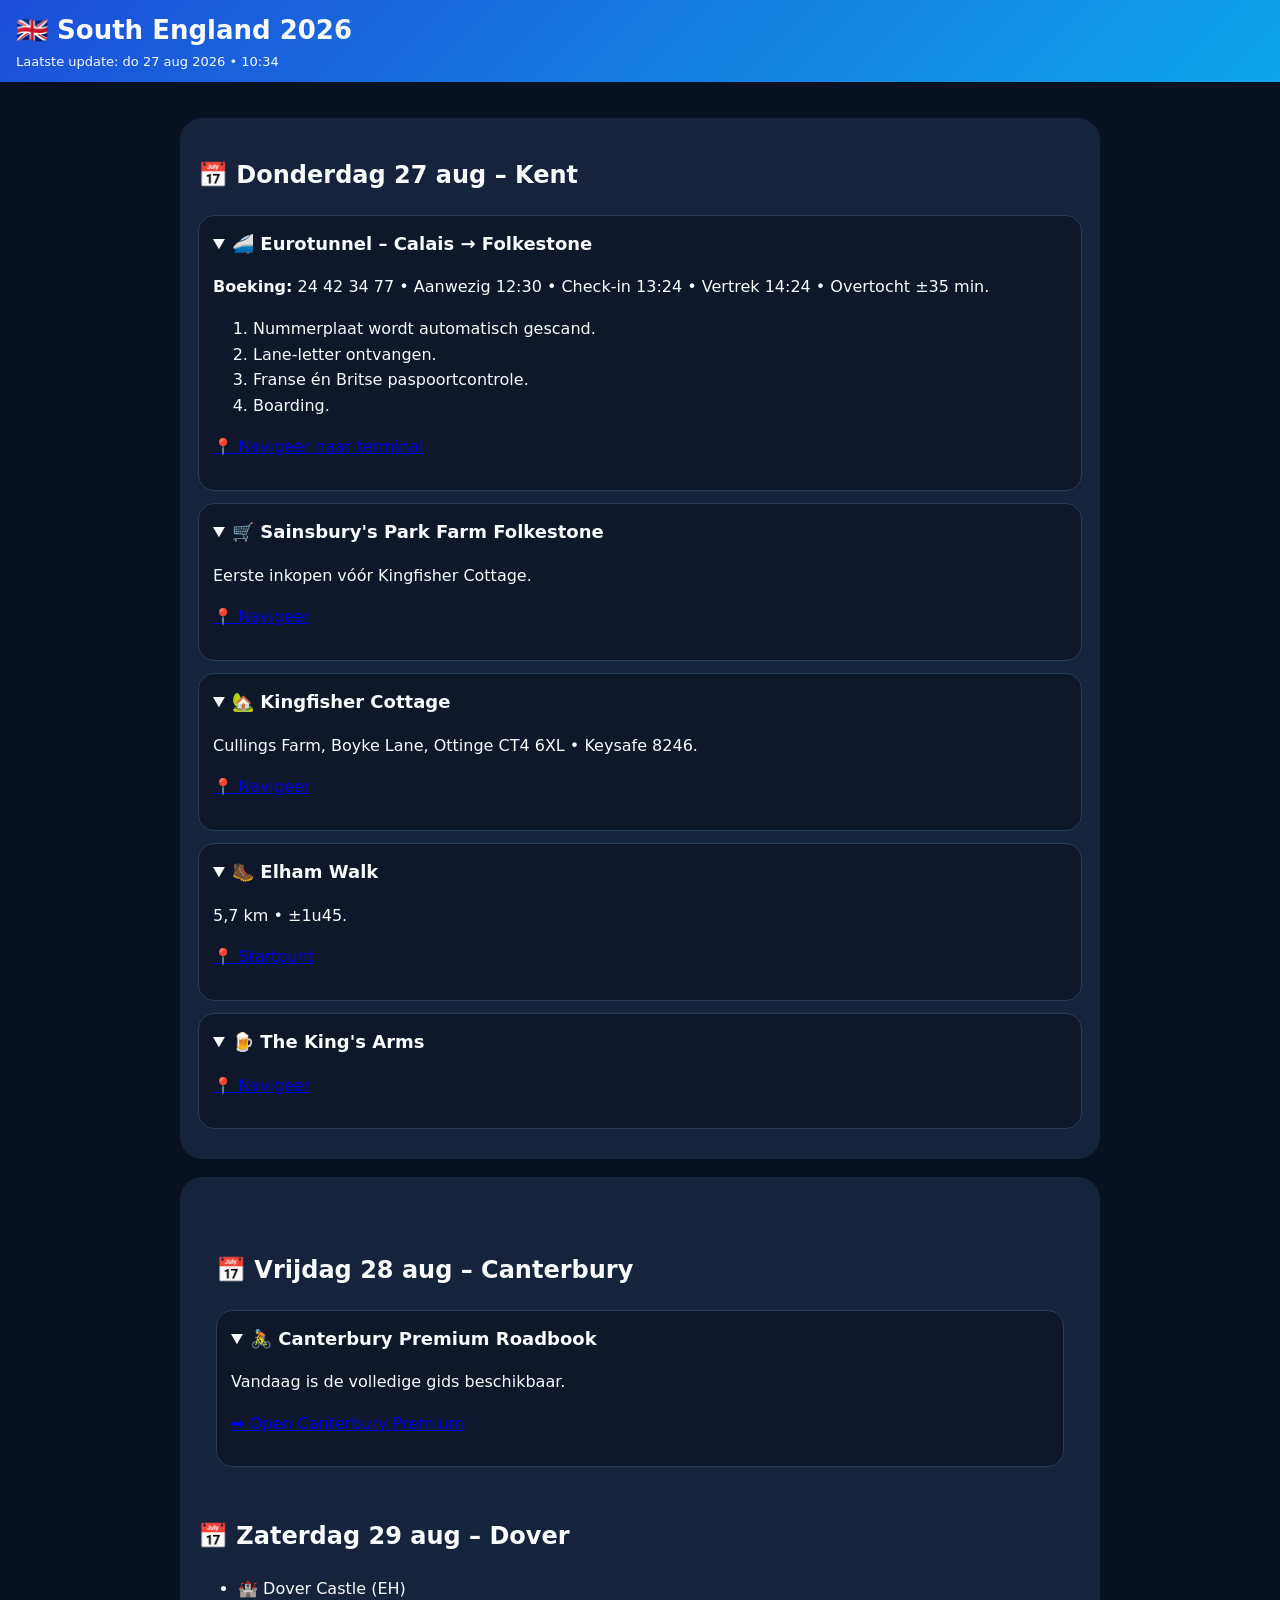
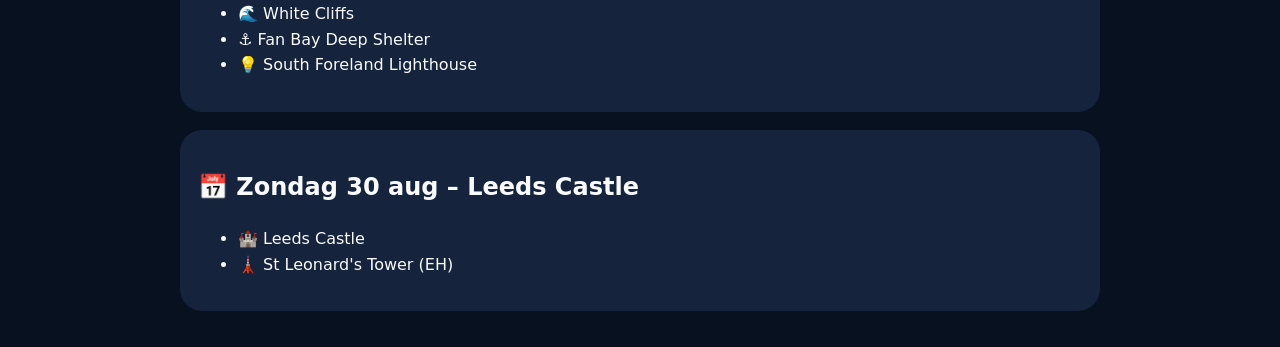
<file: index.html>
<!doctype html><html lang='nl'><head><meta charset='utf-8'><meta name='viewport' content='width=device-width,initial-scale=1'><title>South England 2026</title><link rel='stylesheet' href='assets/style.css'></head><body><header style='padding:10px 16px'><h2 style='margin:0;font-size:26px'>🇬🇧 South England 2026</h2><div style='font-size:13px'>Laatste update: do 27 aug 2026 • 10:34</div></header><main><section class='day'><h2>📅 Donderdag 27 aug – Kent</h2><div class='item'><details open><summary>🚄 Eurotunnel – Calais → Folkestone</summary><p><b>Boeking:</b> 24 42 34 77 • Aanwezig 12:30 • Check-in 13:24 • Vertrek 14:24 • Overtocht ±35 min.</p><ol><li>Nummerplaat wordt automatisch gescand.</li><li>Lane-letter ontvangen.</li><li>Franse én Britse paspoortcontrole.</li><li>Boarding.</li></ol><p><a href='https://maps.google.com/?q=LeShuttle+Coquelles'>📍 Navigeer naar terminal</a></p></details></div><div class='item'><details open><summary>🛒 Sainsbury's Park Farm Folkestone</summary><p>Eerste inkopen vóór Kingfisher Cottage.</p><p><a href='https://maps.google.com/?q=Sainsbury%27s+Park+Farm+Folkestone'>📍 Navigeer</a></p></details></div><div class='item'><details open><summary>🏡 Kingfisher Cottage</summary><p>Cullings Farm, Boyke Lane, Ottinge CT4 6XL • Keysafe 8246.</p><p><a href='https://maps.google.com/?q=Cullings+Farm+Boyke+Lane+Ottinge+CT4+6XL'>📍 Navigeer</a></p></details></div><div class='item'><details open><summary>🥾 Elham Walk</summary><p>5,7 km • ±1u45.</p><p><a href='https://maps.google.com/?q=St+Mary%27s+Church+Elham+Kent'>📍 Startpunt</a></p></details></div><div class='item'><details open><summary>🍺 The King's Arms</summary><p><a href='https://maps.google.com/?q=The+King%27s+Arms+Elham'>📍 Navigeer</a></p></details></div></section><section class='day'><section class='day'>
<h2>📅 Vrijdag 28 aug – Canterbury</h2>

<div class='item'>
<details open>
<summary>🚴 Canterbury Premium Roadbook</summary>
<p>Vandaag is de volledige gids beschikbaar.</p>
<p><a href='days/28-canterbury.html'>➡️ Open Canterbury Premium</a></p>
</details>
</div>

</section><h2>📅 Zaterdag 29 aug – Dover</h2><ul><li>🏰 Dover Castle (EH)</li><li>🌊 White Cliffs</li><li>⚓ Fan Bay Deep Shelter</li><li>💡 South Foreland Lighthouse</li></ul></section><section class='day'><h2>📅 Zondag 30 aug – Leeds Castle</h2><ul><li>🏰 Leeds Castle</li><li>🗼 St Leonard's Tower (EH)</li></ul></section></main></body></html>
</file>
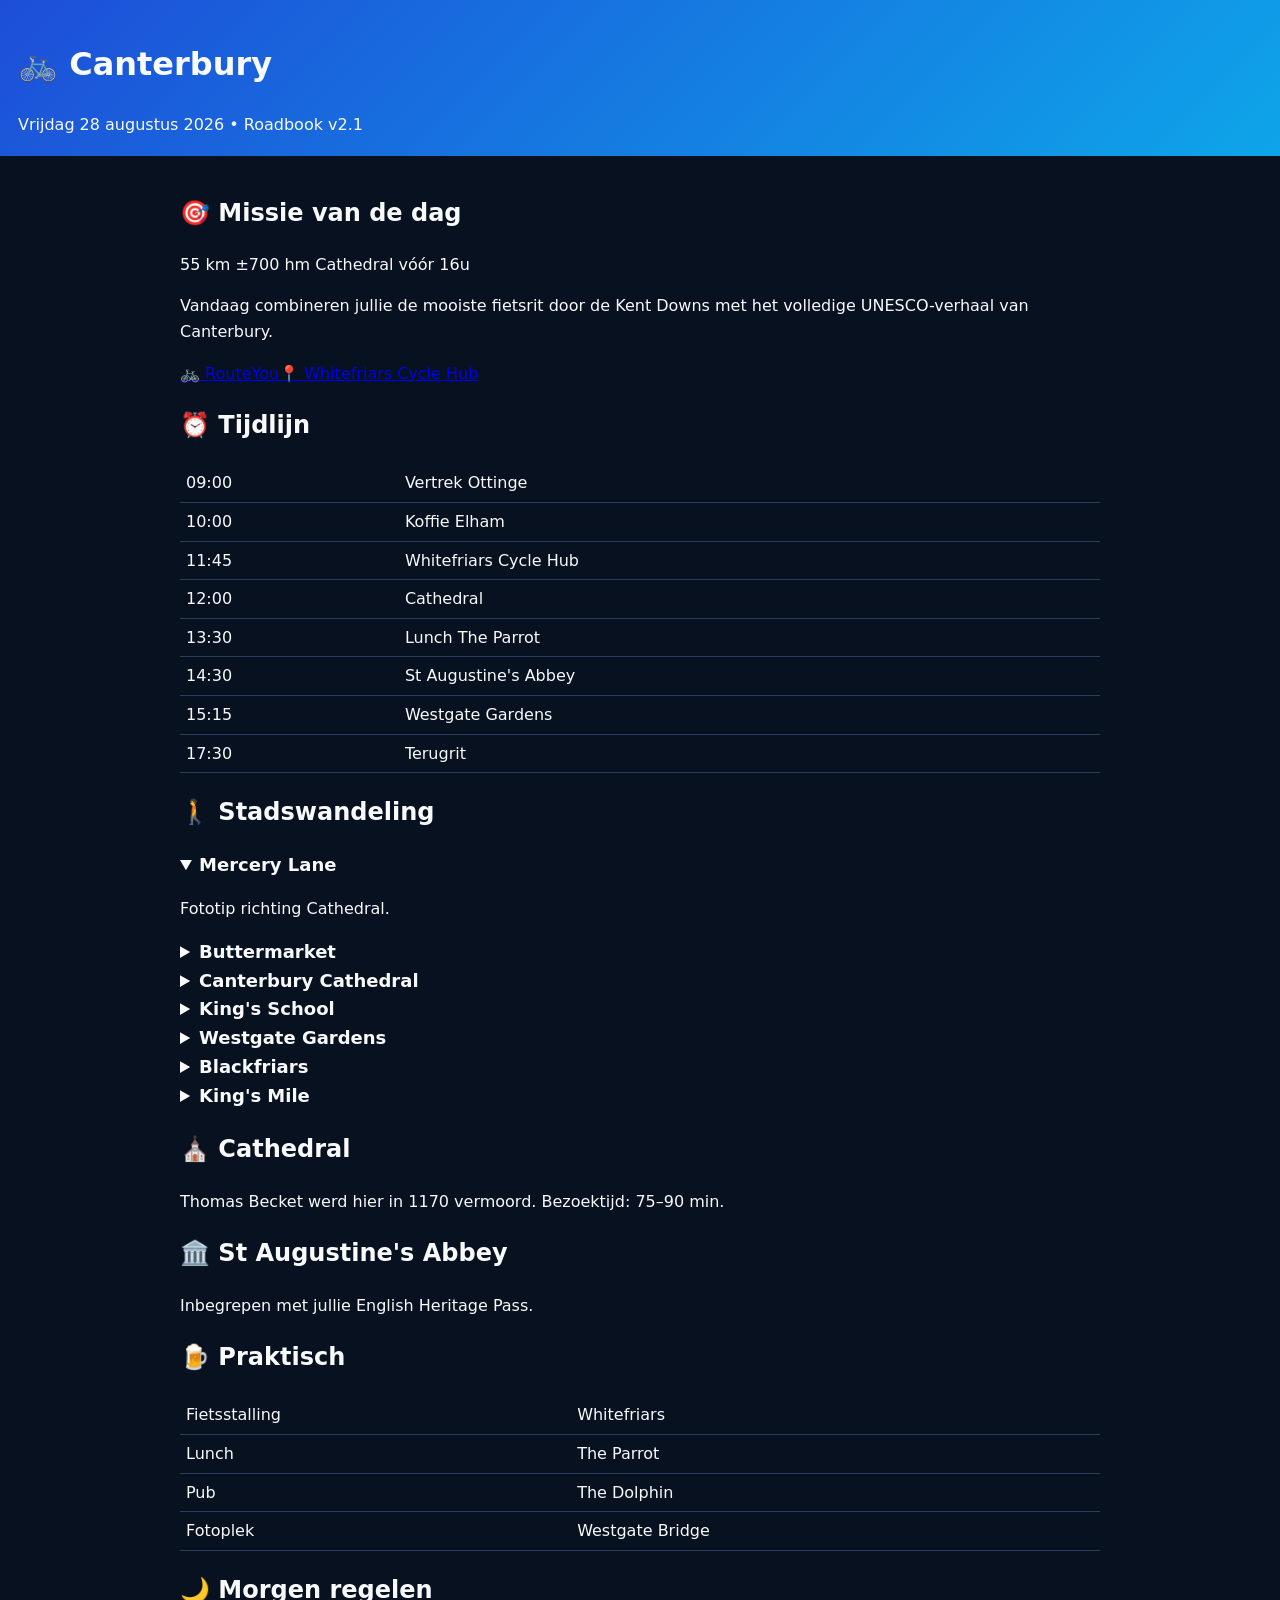
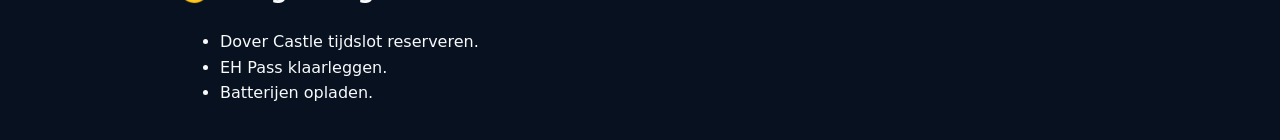
<file: canterbury.html>
<!doctype html><html lang='nl'><head><meta charset='utf-8'><meta name='viewport' content='width=device-width,initial-scale=1'><title>Canterbury</title><link rel='stylesheet' href='assets/style.css'></head><body><header><h1>🚲 Canterbury</h1><div>Vrijdag 28 augustus 2026 • Roadbook v2.1</div></header><main><div class='card'><h2>🎯 Missie van de dag</h2><div><span class='badge'>55 km</span> <span class='badge'>±700 hm</span> <span class='badge'>Cathedral vóór 16u</span></div><p>Vandaag combineren jullie de mooiste fietsrit door de Kent Downs met het volledige UNESCO-verhaal van Canterbury.</p><a class='btn' href='https://www.routeyou.com/'>🚲 RouteYou</a><a class='btn' href='https://maps.google.com/?q=Whitefriars+Canterbury'>📍 Whitefriars Cycle Hub</a></div><div class='card'><h2>⏰ Tijdlijn</h2><table><tr><td>09:00</td><td>Vertrek Ottinge</td></tr><tr><td>10:00</td><td>Koffie Elham</td></tr><tr><td>11:45</td><td>Whitefriars Cycle Hub</td></tr><tr><td>12:00</td><td>Cathedral</td></tr><tr><td>13:30</td><td>Lunch The Parrot</td></tr><tr><td>14:30</td><td>St Augustine's Abbey</td></tr><tr><td>15:15</td><td>Westgate Gardens</td></tr><tr><td>17:30</td><td>Terugrit</td></tr></table></div><div class='card'><h2>🚶 Stadswandeling</h2><details open><summary>Mercery Lane</summary><p>Fototip richting Cathedral.</p></details><details><summary>Buttermarket</summary><p>Gezellig historisch plein.</p></details><details><summary>Canterbury Cathedral</summary><p>Bell Harry Tower, Crypt, Cloisters en Trinity Chapel zijn de hoogtepunten.</p></details><details><summary>King's School</summary><p>Oudste nog bestaande school van Engeland.</p></details><details><summary>Westgate Gardens</summary><p>Rivier de Stour onder de Westgate Tower.</p></details><details><summary>Blackfriars</summary><p>Rustige kloosterruïne.</p></details><details><summary>King's Mile</summary><p>Ideale afsluiter voor een pint.</p></details></div><div class='card'><h2>⛪ Cathedral</h2><p>Thomas Becket werd hier in 1170 vermoord. Bezoektijd: 75–90 min.</p></div><div class='card'><h2>🏛️ St Augustine's Abbey</h2><p>Inbegrepen met jullie English Heritage Pass.</p></div><div class='card'><h2>🍺 Praktisch</h2><table><tr><td>Fietsstalling</td><td>Whitefriars</td></tr><tr><td>Lunch</td><td>The Parrot</td></tr><tr><td>Pub</td><td>The Dolphin</td></tr><tr><td>Fotoplek</td><td>Westgate Bridge</td></tr></table></div><div class='card'><h2>🌙 Morgen regelen</h2><ul><li>Dover Castle tijdslot reserveren.</li><li>EH Pass klaarleggen.</li><li>Batterijen opladen.</li></ul></div></main></body></html>
</file>
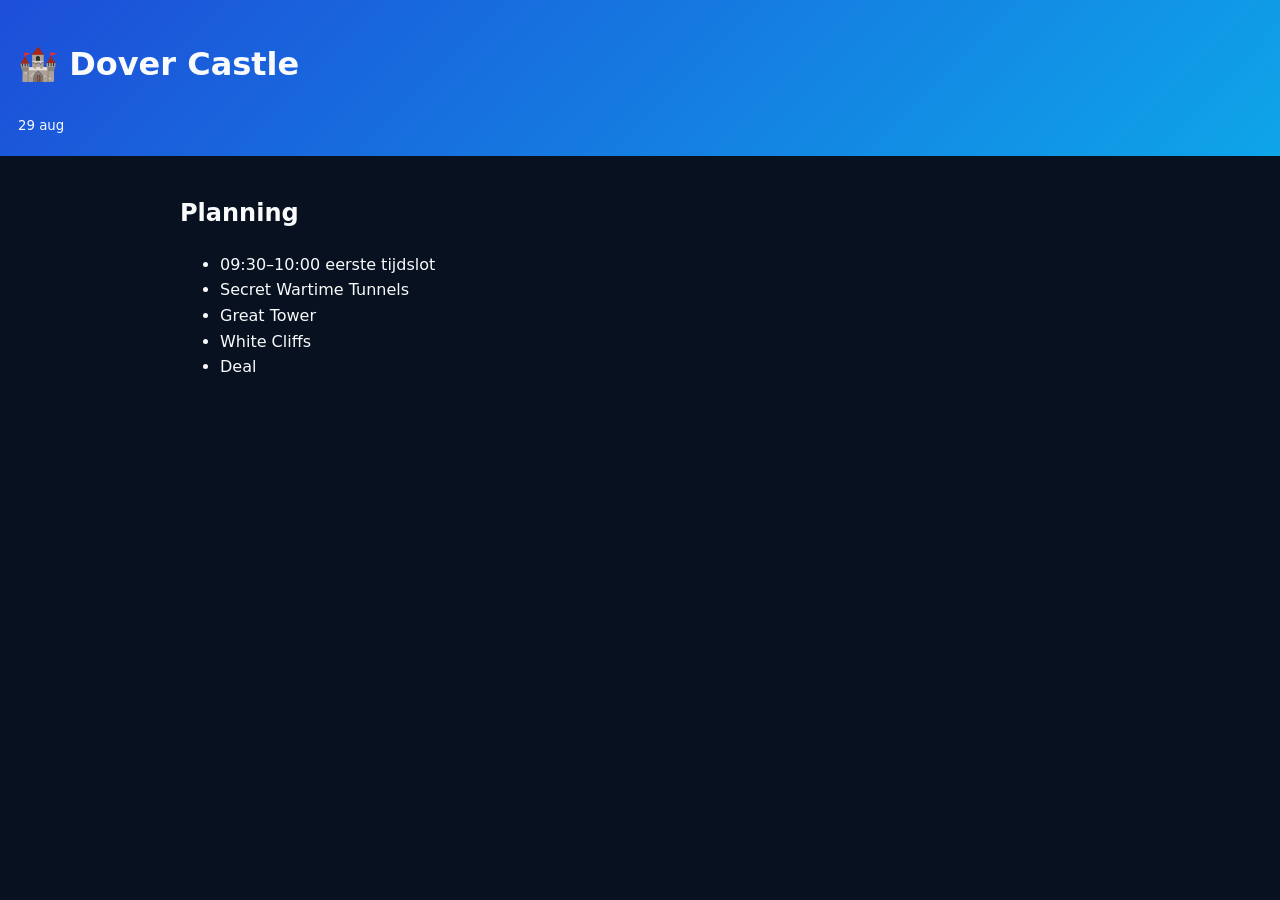
<file: dover.html>
<!doctype html><html lang='nl'><head><meta charset='utf-8'><meta name='viewport' content='width=device-width,initial-scale=1'><title>Dover</title><link rel='stylesheet' href='assets/style.css'></head><body><header><h1>🏰 Dover Castle</h1><small>29 aug</small></header><main><div class='card'><h2>Planning</h2><ul><li>09:30–10:00 eerste tijdslot</li><li>Secret Wartime Tunnels</li><li>Great Tower</li><li>White Cliffs</li><li>Deal</li></ul></div></main></body></html>
</file>
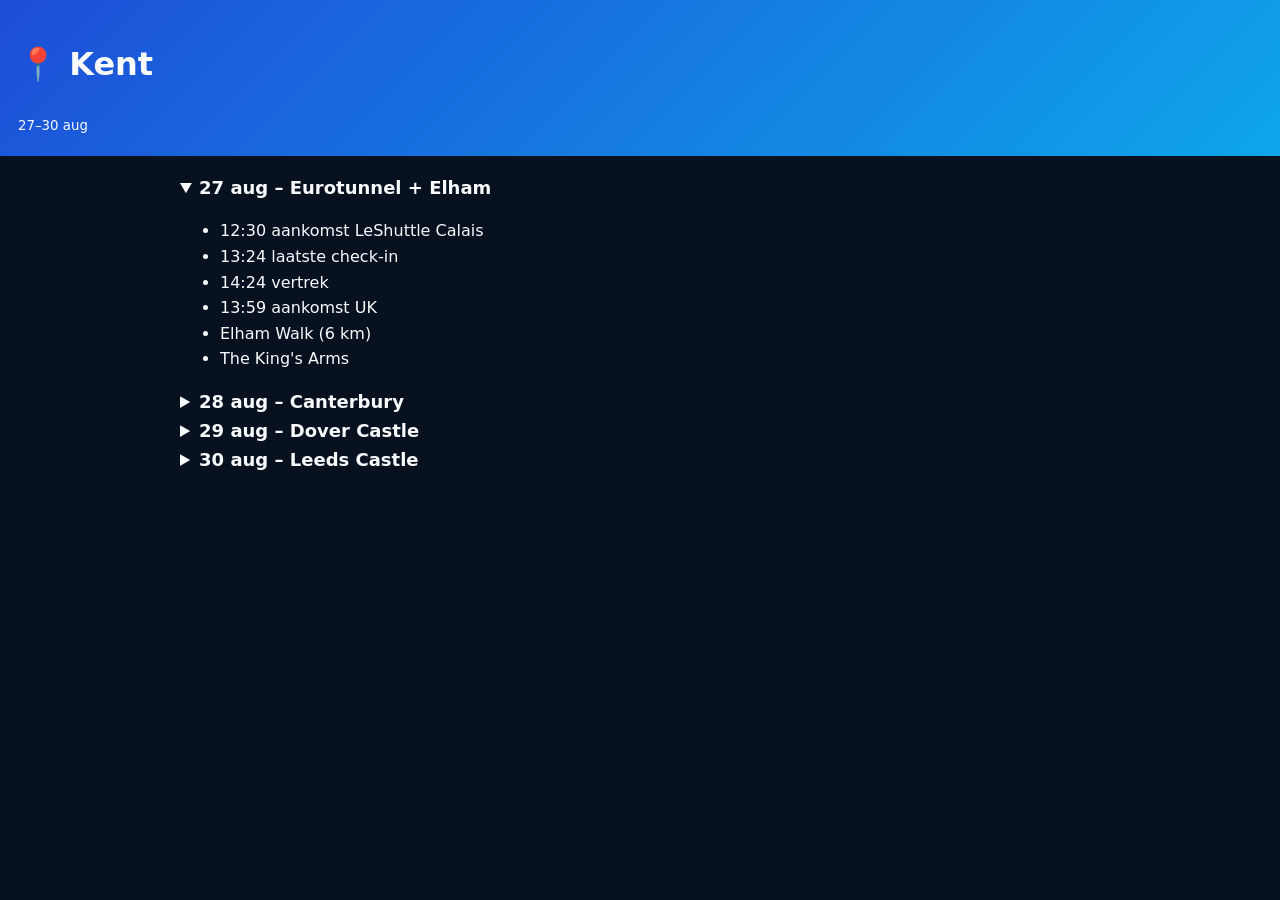
<file: kent.html>
<!doctype html><html lang='nl'><head><meta charset='utf-8'><meta name='viewport' content='width=device-width,initial-scale=1'><title>Kent</title><link rel='stylesheet' href='assets/style.css'></head><body><header><h1>📍 Kent</h1><small>27–30 aug</small></header><main><div class='card'><details open><summary>27 aug – Eurotunnel + Elham</summary><ul><li>12:30 aankomst LeShuttle Calais</li><li>13:24 laatste check-in</li><li>14:24 vertrek</li><li>13:59 aankomst UK</li><li>Elham Walk (6 km)</li><li>The King's Arms</li></ul></details></div><div class='card'><details><summary>28 aug – Canterbury</summary><ul><li>09:00 vertrek</li><li>Cathedral</li><li>St Augustine's Abbey</li><li>Westgate Gardens</li></ul></details></div><div class='card'><details><summary>29 aug – Dover Castle</summary><ul><li>09:30–10:00 aanbevolen tijdslot</li><li>White Cliffs</li><li>Deal</li></ul></details></div><div class='card'><details><summary>30 aug – Leeds Castle</summary><ul><li>Richborough optioneel</li><li>Leeds Castle</li></ul></details></div></main></body></html>
</file>
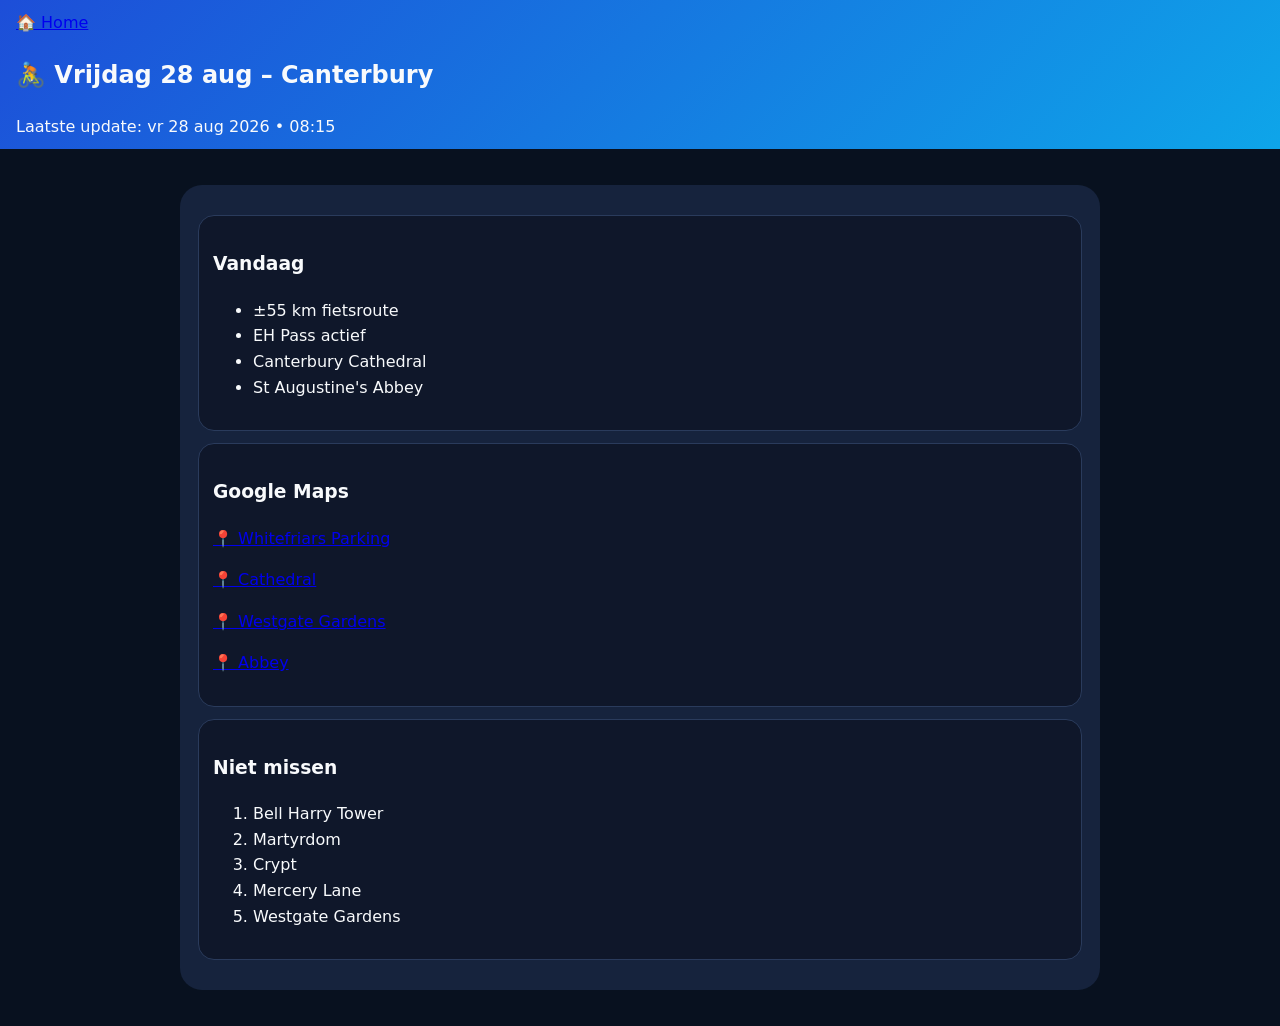
<file: days/28-canterbury.html>
<!doctype html><html lang='nl'><head><meta charset='utf-8'><meta name='viewport' content='width=device-width,initial-scale=1'><title>Vrijdag 28 aug – Canterbury Premium</title><link rel='stylesheet' href='../assets/style.css'></head><body><header style='padding:10px 16px'><a href='../index.html'>🏠 Home</a><h2>🚴 Vrijdag 28 aug – Canterbury</h2><div>Laatste update: vr 28 aug 2026 • 08:15</div></header><main><section class='day'><div class='item'><h3>Vandaag</h3><ul><li>±55 km fietsroute</li><li>EH Pass actief</li><li>Canterbury Cathedral</li><li>St Augustine's Abbey</li></ul></div><div class='item'><h3>Google Maps</h3><p><a href='https://maps.google.com/?q=Whitefriars+Canterbury'>📍 Whitefriars Parking</a></p><p><a href='https://maps.google.com/?q=Canterbury+Cathedral'>📍 Cathedral</a></p><p><a href='https://maps.google.com/?q=Westgate+Gardens+Canterbury'>📍 Westgate Gardens</a></p><p><a href='https://maps.google.com/?q=St+Augustine%27s+Abbey+Canterbury'>📍 Abbey</a></p></div><div class='item'><h3>Niet missen</h3><ol><li>Bell Harry Tower</li><li>Martyrdom</li><li>Crypt</li><li>Mercery Lane</li><li>Westgate Gardens</li></ol></div></section></main></body></html>
</file>
<file: assets/style.css>
body{margin:0;font-family:system-ui;background:#08111f;color:#f8fafc;line-height:1.6}
header{position:sticky;top:0;background:linear-gradient(135deg,#1d4ed8,#0ea5e9);padding:18px;z-index:10}
main{max-width:920px;margin:auto;padding:18px}
.day{background:#16233d;border-radius:22px;padding:18px;margin:18px 0}
.item{background:#0f172a;border:1px solid #2a3b5c;border-radius:16px;padding:14px;margin:12px 0}
summary{cursor:pointer;font-weight:700;font-size:18px}
.hero{width:100%;height:220px;border-radius:14px;background:linear-gradient(135deg,#334155,#0ea5e9);display:flex;align-items:center;justify-content:center;font-size:30px;font-weight:700}
.links a{display:inline-block;background:#1d4ed8;color:white;text-decoration:none;padding:8px 12px;border-radius:8px;margin:6px 6px 0 0}
table{width:100%;border-collapse:collapse}td{padding:6px;border-bottom:1px solid #2a3b5c}
.tip{background:#1c3d66;border-left:4px solid #7dd3fc;padding:10px;border-radius:8px;margin:12px 0}
.audio{background:#0b2945;border-radius:12px;padding:10px;margin:10px 0}
</file>
